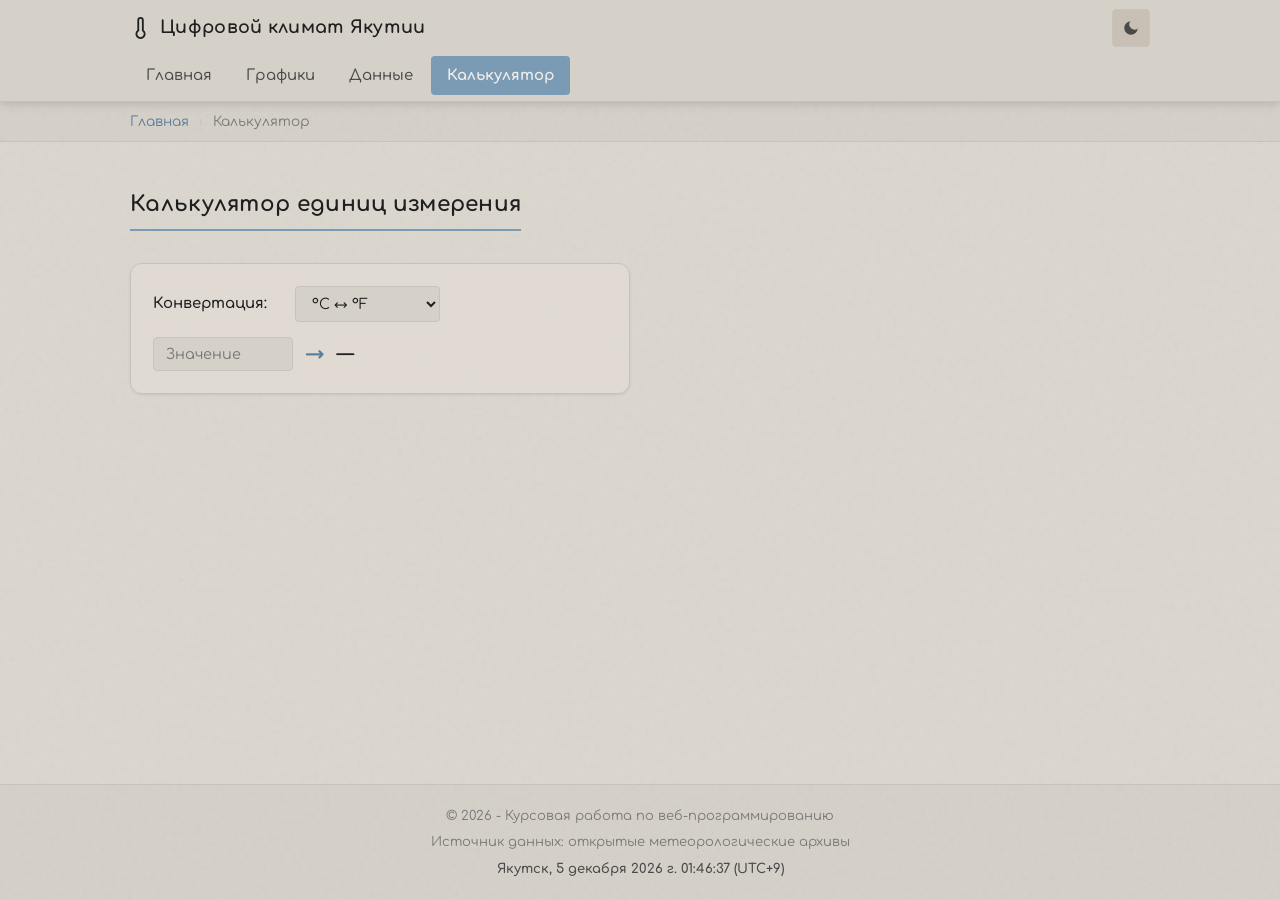
<file: pages/calculator.html>
<!DOCTYPE html>
<html lang="ru">
<head>
    <meta charset="UTF-8">
    <meta name="viewport" content="width=device-width, initial-scale=1.0">
    <title>Калькулятор - Цифровой климат Якутии</title>
    <link rel="icon" href="data:image/svg+xml,%3Csvg xmlns=%27http://www.w3.org/2000/svg%27 viewBox=%270 0 32 32%27%3E%3Crect width=%2732%27 height=%2732%27 rx=%276%27 fill=%27%237b9bb5%27/%3E%3Cpath d=%27M14 22V7a2.5 2.5 0 0 1 5 0v15a4 4 0 1 1-5 0z%27 fill=%27%23fff%27/%3E%3Ccircle cx=%2716.5%27 cy=%2722%27 r=%272.5%27 fill=%27%237b9bb5%27/%3E%3C/svg%3E">
    <link rel="preconnect" href="https://fonts.googleapis.com">
    <link rel="preconnect" href="https://fonts.gstatic.com" crossorigin>
    <link href="https://fonts.googleapis.com/css2?family=Comfortaa:wght@400;500;600;700&display=swap" rel="stylesheet">
    <link rel="stylesheet" href="../css/style.css">
</head>
<body>

    <header class="header">
        <div class="container">
            <div class="header__top">
                <a href="../index.html" class="logo">
                    <svg width="22" height="22" viewBox="0 0 24 24" fill="none" stroke="currentColor" stroke-width="2"><path d="M14 14.76V3.5a2.5 2.5 0 0 0-5 0v11.26a4.5 4.5 0 1 0 5 0z"/></svg>
                    Цифровой климат Якутии
                </a>
                <button class="theme-toggle" id="themeToggle" title="Тёмная тема" aria-label="Переключить тему">
                    <svg width="18" height="18" viewBox="0 0 24 24" fill="currentColor"><path d="M21 12.79A9 9 0 1 1 11.21 3 7 7 0 0 0 21 12.79z"/></svg>
                </button>
            </div>
            <nav class="nav">
                <ul class="nav__list">
                    <li><a href="../index.html" class="nav__link">Главная</a></li>
                    <li><a href="charts.html" class="nav__link">Графики</a></li>
                    <li><a href="table.html" class="nav__link">Данные</a></li>
                    <li><a href="calculator.html" class="nav__link nav__link--active">Калькулятор</a></li>
                </ul>
            </nav>
        </div>
    </header>
    <nav class="breadcrumbs"><div class="container"><a href="../index.html">Главная</a> <span>›</span> Калькулятор</div></nav>

    <main class="container">

        <section class="section reveal">
            <h2 class="section__title">Калькулятор единиц измерения</h2>
            <div class="calculator" style="margin-top:20px">
                <div class="calc__row">
                    <label class="calc__label">Конвертация:</label>
                    <select class="calc__select" id="conversionType">
                        <option value="temp">°C ↔ °F</option>
                        <option value="rain">мм ↔ дюймы</option>
                        <option value="wind">м/с ↔ км/ч</option>
                    </select>
                </div>
                <div class="calc__row">
                    <input type="number" class="calc__input" id="calcInput" placeholder="Значение" step="any">
                    <span class="calc__arrow">→</span>
                    <span class="calc__result" id="calcResult">—</span>
                </div>
            </div>
        </section>

    </main>

    <footer class="footer">
        <div class="container footer__inner">
            <p>&copy; 2026 - Курсовая работа по веб-программированию</p>
            <p>Источник данных: открытые метеорологические архивы</p>
            <p class="footer__clock" id="yakutskClock"></p>
        </div>
    </footer>

    <button class="back-to-top" id="backToTop" title="Наверх" aria-label="Наверх">↑</button>
<script src="../js/data.js"></script>
    <script src="../js/theme.js"></script>
    <script src="../js/calculator.js"></script>
</body>
</html>
</file>
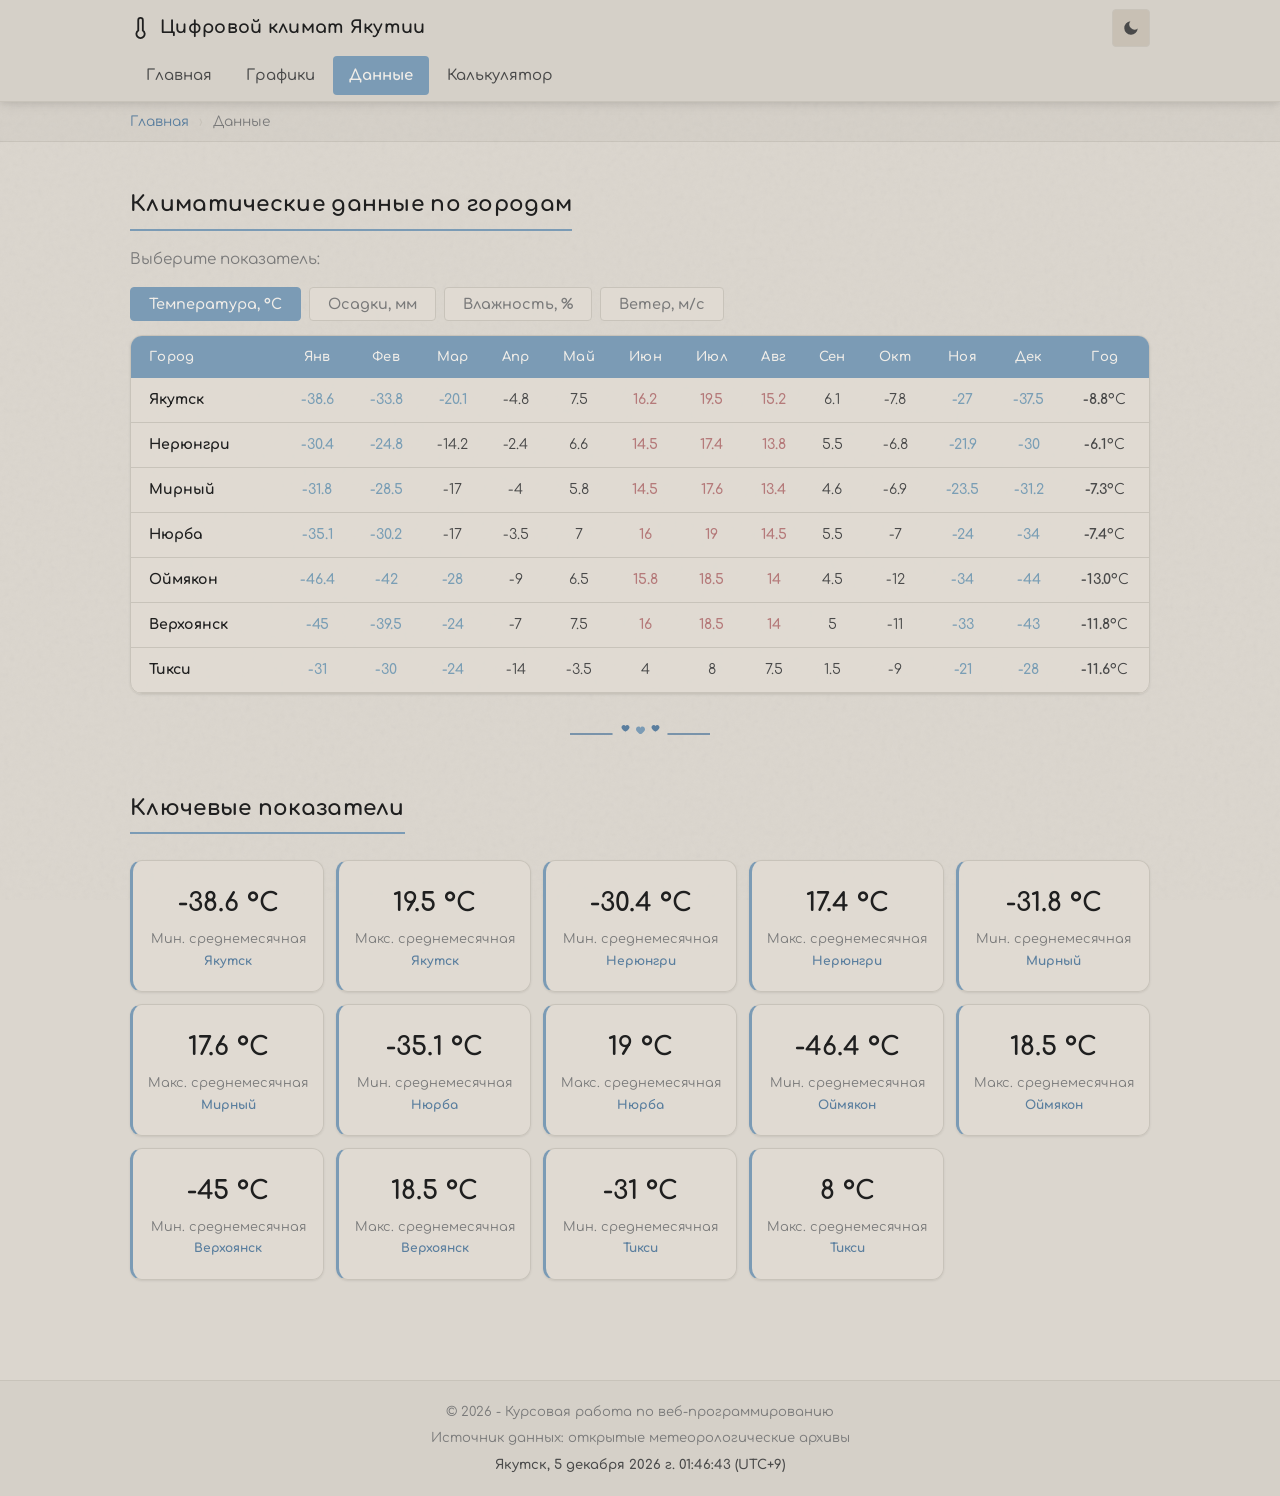
<file: pages/table.html>
<!DOCTYPE html>
<html lang="ru">
<head>
    <meta charset="UTF-8">
    <meta name="viewport" content="width=device-width, initial-scale=1.0">
    <title>Данные - Цифровой климат Якутии</title>
    <link rel="icon" href="data:image/svg+xml,%3Csvg xmlns=%27http://www.w3.org/2000/svg%27 viewBox=%270 0 32 32%27%3E%3Crect width=%2732%27 height=%2732%27 rx=%276%27 fill=%27%237b9bb5%27/%3E%3Cpath d=%27M14 22V7a2.5 2.5 0 0 1 5 0v15a4 4 0 1 1-5 0z%27 fill=%27%23fff%27/%3E%3Ccircle cx=%2716.5%27 cy=%2722%27 r=%272.5%27 fill=%27%237b9bb5%27/%3E%3C/svg%3E">
    <link rel="preconnect" href="https://fonts.googleapis.com">
    <link rel="preconnect" href="https://fonts.gstatic.com" crossorigin>
    <link href="https://fonts.googleapis.com/css2?family=Comfortaa:wght@400;500;600;700&display=swap" rel="stylesheet">
    <link rel="stylesheet" href="../css/style.css">
</head>
<body>

    <header class="header">
        <div class="container">
            <div class="header__top">
                <a href="../index.html" class="logo">
                    <svg width="22" height="22" viewBox="0 0 24 24" fill="none" stroke="currentColor" stroke-width="2"><path d="M14 14.76V3.5a2.5 2.5 0 0 0-5 0v11.26a4.5 4.5 0 1 0 5 0z"/></svg>
                    Цифровой климат Якутии
                </a>
                <button class="theme-toggle" id="themeToggle" title="Тёмная тема" aria-label="Переключить тему">
                    <svg width="18" height="18" viewBox="0 0 24 24" fill="currentColor"><path d="M21 12.79A9 9 0 1 1 11.21 3 7 7 0 0 0 21 12.79z"/></svg>
                </button>
            </div>
            <nav class="nav">
                <ul class="nav__list">
                    <li><a href="../index.html" class="nav__link">Главная</a></li>
                    <li><a href="charts.html" class="nav__link">Графики</a></li>
                    <li><a href="table.html" class="nav__link nav__link--active">Данные</a></li>
                    <li><a href="calculator.html" class="nav__link">Калькулятор</a></li>
                                    </ul>
            </nav>
        </div>
    </header>
    <nav class="breadcrumbs"><div class="container"><a href="../index.html">Главная</a> <span>›</span> Данные</div></nav>

    <main class="container">

        <section class="section reveal">
            <h2 class="section__title">Климатические данные по городам</h2>
            <p class="section__desc">Выберите показатель:</p>
            <div class="tabs" id="dataTabs">
                <button class="tab-btn tab-btn--active" data-mode="temp">Температура, °C</button>
                <button class="tab-btn" data-mode="rain">Осадки, мм</button>
                <button class="tab-btn" data-mode="humidity">Влажность, %</button>
                <button class="tab-btn" data-mode="wind">Ветер, м/с</button>
            </div>
            <div class="table-wrapper">
                <table class="climate-table" id="climateTable">
                    <thead>
                        <tr>
                            <th>Город</th>
                            <th>Янв</th><th>Фев</th><th>Мар</th><th>Апр</th>
                            <th>Май</th><th>Июн</th><th>Июл</th><th>Авг</th>
                            <th>Сен</th><th>Окт</th><th>Ноя</th><th>Дек</th>
                            <th>Год</th>
                        </tr>
                    </thead>
                    <tbody></tbody>
                </table>
            </div>
        </section>

        <hr>

        <section class="section reveal">
            <h2 class="section__title">Ключевые показатели</h2>
            <div class="stats" id="statsGrid"></div>
        </section>

    </main>

    <footer class="footer">
        <div class="container footer__inner">
            <p>&copy; 2026 - Курсовая работа по веб-программированию</p>
            <p>Источник данных: открытые метеорологические архивы</p>
            <p class="footer__clock" id="yakutskClock"></p>
        </div>
    </footer>

    <button class="back-to-top" id="backToTop" title="Наверх" aria-label="Наверх">↑</button>
<script src="../js/data.js"></script>
    <script src="../js/theme.js"></script>
    <script src="../js/table.js"></script>
</body>
</html>
</file>
<file: css/style.css>
/* ===== СБРОС ===== */
*, *::before, *::after {
    margin: 0; padding: 0; box-sizing: border-box;
}

/* ===== СКРОЛЛБАРЫ ===== */
::-webkit-scrollbar { width: 4px; height: 4px; }
::-webkit-scrollbar-track { background: transparent; }
::-webkit-scrollbar-thumb { background: #b5b0a6; border-radius: 2px; }
* { scrollbar-width: thin; scrollbar-color: #b5b0a6 transparent; }

/* ===== ПЕРЕМЕННЫЕ ===== */
:root,
[data-theme="light"] {
    --ink:        #1f1f1f;
    --ink-lt:     #4a4a4a;
    --ink-faint:  #7a7a7a;
    --warm:       #b0a090;
    --warm-lt:    #c8c0b5;
    --paper:      #dbd6ce;
    --paper-card: rgba(224, 219, 211, 0.90);
    --paper-solid:#d5d0c8;
    --accent:     #7b9bb5;
    --accent-dk:  #5a7e9e;
    --white:      #f0ede8;
    --border:     #c8c3ba;
    --hover:      #c8c0b4;
    --radius:     8px;
    --radius-lg:  12px;
    --shadow-sm:  0px 1px 3px rgba(0,0,0,0.06), 0px 1px 2px rgba(0,0,0,0.04);
    --shadow:     0px 2px 6px rgba(0,0,0,0.08), 0px 4px 12px rgba(0,0,0,0.05);
    --shadow-lg:  0px 4px 16px rgba(0,0,0,0.10), 0px 8px 24px rgba(0,0,0,0.06);
    --noise: url("data:image/svg+xml,%3Csvg viewBox='0 0 200 200' xmlns='http://www.w3.org/2000/svg'%3E%3Cfilter id='n'%3E%3CfeTurbulence type='fractalNoise' baseFrequency='0.8' numOctaves='4' stitchTiles='stitch'/%3E%3CfeColorMatrix type='saturate' values='0'/%3E%3C/filter%3E%3Crect width='100%25' height='100%25' filter='url(%23n)' opacity='0.06'/%3E%3C/svg%3E");
}

[data-theme="dark"] {
    --ink:        #d0ccc5;
    --ink-lt:     #a09890;
    --ink-faint:  #706860;
    --warm:       #8b8072;
    --warm-lt:    #6b6058;
    --paper:      #1a1816;
    --paper-card: rgba(28, 26, 24, 0.88);
    --paper-solid:#1c1a18;
    --accent:     #6b8da8;
    --accent-dk:  #8bacc4;
    --white:      #d0ccc5;
    --border:     #383430;
    --hover:      #2a2622;
    --shadow-sm:  0px 1px 3px rgba(0,0,0,0.25);
    --shadow:     0px 2px 6px rgba(0,0,0,0.35);
    --shadow-lg:  0px 4px 16px rgba(0,0,0,0.45);
    --noise: url("data:image/svg+xml,%3Csvg viewBox='0 0 200 200' xmlns='http://www.w3.org/2000/svg'%3E%3Cfilter id='n'%3E%3CfeTurbulence type='fractalNoise' baseFrequency='0.8' numOctaves='4' stitchTiles='stitch'/%3E%3CfeColorMatrix type='saturate' values='0'/%3E%3C/filter%3E%3Crect width='100%25' height='100%25' filter='url(%23n)' opacity='0.06'/%3E%3C/svg%3E");
}

/* ===== РАЗДЕЛИТЕЛЬ (HR) ===== */
hr {
    border: none;
    height: 24px;
    margin: 28px auto;
    width: 70%;
    background-image: url("data:image/svg+xml,%3Csvg xmlns='http://www.w3.org/2000/svg' viewBox='0 0 140 24' fill='none'%3E%3Cline x1='0' y1='12' x2='42' y2='12' stroke='%235a7e9e' stroke-width='1.5' stroke-linecap='round'/%3E%3Cline x1='98' y1='12' x2='140' y2='12' stroke='%235a7e9e' stroke-width='1.5' stroke-linecap='round'/%3E%3Cpath d='M55 9.5s-3.5-2-3.5-4.2c0-1.3 1-2.3 2.3-2.3.7 0 1.3.4 1.7 1 .4-.6 1-1 1.7-1 1.3 0 2.3 1 2.3 2.3 0 2.2-3.5 4.2-3.5 4.2z' fill='%235a7e9e'/%3E%3Cpath d='M70 12s-4-2.3-4-4.8c0-1.5 1.1-2.7 2.6-2.7.8 0 1.5.5 1.9 1.2.4-.7 1.1-1.2 1.9-1.2 1.5 0 2.6 1.2 2.6 2.7 0 2.5-4 4.8-4 4.8z' fill='%237b9bb5'/%3E%3Cpath d='M85 9.5s-3.5-2-3.5-4.2c0-1.3 1-2.3 2.3-2.3.7 0 1.3.4 1.7 1 .4-.6 1-1 1.7-1 1.3 0 2.3 1 2.3 2.3 0 2.2-3.5 4.2-3.5 4.2z' fill='%235a7e9e'/%3E%3C/svg%3E");
    background-repeat: no-repeat;
    background-position: center;
    background-size: contain;
    opacity: 1;
}

/* ===== БАЗА ===== */
body {
    font-family: 'Comfortaa', 'Segoe UI', system-ui, sans-serif;
    color: var(--ink-lt);
    background: var(--paper);
    line-height: 1.7;
    min-height: 100vh;
    display: flex;
    flex-direction: column;
    overflow-x: hidden;
    position: relative;
}

/* Шум бумаги */
body::after {
    content: "";
    position: fixed;
    inset: 0;
    pointer-events: none;
    z-index: 0;
    background-image: var(--noise);
}

.container {
    width: 100%;
    max-width: 1060px;
    margin: 0 auto;
    padding: 0 20px;
    position: relative;
    z-index: 1;
}

main.container {
    flex: 1;
    padding-bottom: 50px;
}

/* ===== ШАПКА ===== */
.header {
    background: var(--paper-solid);
    color: var(--ink);
    position: sticky;
    top: 0;
    z-index: 1000;
    box-shadow: var(--shadow);
    border-bottom: 1px solid var(--border);
}

.header__top {
    display: flex;
    justify-content: space-between;
    align-items: center;
    min-height: 56px;
    gap: 12px;
}

.logo {
    font-size: 1.1rem;
    font-weight: 700;
    color: var(--ink);
    text-decoration: none;
    letter-spacing: 0.3px;
    white-space: nowrap;
    display: flex;
    align-items: center;
    gap: 8px;
}

.logo svg { stroke: var(--ink); }

.nav { padding-bottom: 6px; }

.nav__list { list-style: none; display: flex; gap: 2px; }

.nav__link {
    display: block;
    padding: 7px 16px;
    color: var(--ink-lt);
    text-decoration: none;
    border-radius: 4px;
    font-weight: 500;
    font-size: 0.93rem;
    transition: background 0.2s, color 0.2s;
}

.nav__link:hover { background: var(--hover); color: var(--ink); }

.nav__link--active {
    background: var(--accent);
    color: var(--white);
    font-weight: 700;
}

/* ===== КНОПКА ТЕМЫ ===== */
.theme-toggle {
    background: var(--hover);
    border: 1px solid var(--border);
    color: var(--ink-lt);
    width: 38px; height: 38px;
    border-radius: 4px;
    cursor: pointer;
    display: flex;
    align-items: center; justify-content: center;
    transition: background 0.2s, color 0.2s;
    flex-shrink: 0;
}

.theme-toggle:hover { background: var(--border); color: var(--ink); }

/* ===== ХЛЕБНЫЕ КРОШКИ ===== */
.breadcrumbs {
    background: var(--paper-solid);
    border-bottom: 1px solid var(--border);
    padding: 8px 0;
    font-size: 0.85rem;
    color: var(--ink-faint);
}
.breadcrumbs a { color: var(--accent-dk); text-decoration: none; }
.breadcrumbs a:hover { color: var(--ink); }
.breadcrumbs span { margin: 0 6px; color: var(--border); }

/* ===== HERO С ФОТО + АКВАРЕЛЬ ===== */
.hero {
    position: relative;
    padding: 80px 0 80px;
    text-align: center;
    overflow: hidden;
    background: var(--paper-solid);
}

.hero__bg {
    position: absolute;
    inset: 0;
    background: url('../img/e539edbf-b8a5-4e58-8636-2df4e5df1539.jpeg') center/cover no-repeat;
    opacity: 0.7;
    z-index: 0;
    filter: saturate(0.5) contrast(0.85) brightness(1.1);
}

.hero__wash {
    position: absolute;
    inset: 0;
    z-index: 1;
    background:
        linear-gradient(160deg,
            rgba(180,170,155,0.35) 0%,
            transparent 40%,
            transparent 60%,
            rgba(200,190,175,0.30) 100%);
    mix-blend-mode: multiply;
    pointer-events: none;
}

.hero__wash::after {
    content: "";
    position: absolute;
    inset: 0;
    background-image: var(--noise);
    opacity: 0.6;
}

/* Мазок-переход снизу */
.hero::after {
    content: "";
    position: absolute;
    bottom: -2px; left: 0; right: 0;
    height: 120px;
    background: linear-gradient(to top, var(--paper) 0%, transparent 100%);
    z-index: 2;
}

.hero .container {
    position: relative;
    z-index: 3;
}

.hero__title {
    font-size: 2.1rem;
    font-weight: 700;
    color: var(--ink);
    margin-bottom: 10px;
    text-shadow: 0 1px 3px rgba(255,255,255,0.7), 0 0 0 rgba(0,0,0,0.2);
}

.hero__subtitle {
    font-size: 1.05rem;
    max-width: 600px;
    margin: 0 auto;
    color: var(--ink);
    line-height: 1.7;
    font-weight: 500;
    text-shadow: 0 1px 3px rgba(255,255,255,0.7);
}

/* ===== АНИМАЦИЯ ПРИ СКРОЛЛЕ ===== */
body { animation: fadeIn 0.35s ease; }
@keyframes fadeIn {
    from { opacity: 0; }
    to   { opacity: 1; }
}

.reveal {
    opacity: 0;
    transform: translateY(20px);
    transition: opacity 0.55s ease, transform 0.55s ease;
}
.reveal.visible {
    opacity: 1;
    transform: translateY(0);
}

/* ===== СЕКЦИИ ===== */
.section {
    margin-top: 44px;
}

.section__title {
    font-size: 1.35rem;
    font-weight: 700;
    color: var(--ink);
    margin-bottom: 12px;
    padding-bottom: 6px;
    border-bottom: 2px solid var(--accent);
    display: inline-block;
    letter-spacing: 0.3px;
}

.section__desc {
    color: var(--ink-faint);
    margin-top: 4px;
    font-size: 0.95rem;
}

/* ===== КАРТОЧКИ ОСОБЕННОСТЕЙ ===== */
.features {
    display: grid;
    grid-template-columns: repeat(auto-fit, minmax(220px, 1fr));
    gap: 16px;
    margin-top: 18px;
}

.feature-card {
    background: var(--paper-card);
    border-radius: var(--radius-lg);
    padding: 26px 20px;
    box-shadow: var(--shadow-sm);
    text-align: center;
    transition: transform 0.2s, box-shadow 0.2s;
    border: 1px solid var(--border);
    position: relative;
}

.feature-card:hover {
    transform: translateY(-2px);
    box-shadow: var(--shadow);
}

.feature-card__icon {
    margin-bottom: 10px;
    display: flex;
    justify-content: center;
    color: var(--accent-dk);
}

.feature-card__icon svg { width: 40px; height: 40px; }

.feature-card__title {
    font-size: 1rem;
    font-weight: 700;
    color: var(--ink);
    margin-bottom: 6px;
}

.feature-card p {
    font-size: 0.88rem;
    color: var(--ink-faint);
    line-height: 1.6;
}

/* ===== КЛИМАТИЧЕСКАЯ КАРТА ===== */
.map-wrapper {
    margin-top: 16px;
    border-radius: var(--radius-lg);
    overflow: hidden;
    box-shadow: var(--shadow);
    border: 1px solid var(--border);
}

.map-container {
    width: 100%;
    height: 400px;
    background: #e8e5df;
}

.map-tooltip {
    font-family: inherit !important;
    font-size: 0.85rem !important;
    font-weight: 600 !important;
    background: var(--paper-solid) !important;
    color: var(--ink) !important;
    border: 1px solid var(--border) !important;
    border-radius: 6px !important;
    padding: 4px 10px !important;
    box-shadow: var(--shadow-sm) !important;
}

.leaflet-popup-content-wrapper {
    border-radius: 8px !important;
    background: var(--paper-solid) !important;
    color: var(--ink-lt) !important;
    box-shadow: var(--shadow) !important;
    border: 1px solid var(--border) !important;
}

.leaflet-popup-tip { background: var(--paper-solid) !important; }

[data-theme="dark"] .leaflet-tile-pane {
    filter: invert(0.9) hue-rotate(180deg) brightness(0.85);
}

/* ===== ТАБЛИЦА ===== */
.tabs { display: flex; gap: 8px; margin: 14px 0; flex-wrap: wrap; }

.tab-btn {
    padding: 8px 18px;
    border: 1px solid var(--border);
    background: var(--paper-card);
    border-radius: 4px;
    cursor: pointer;
    font-size: 0.9rem;
    font-weight: 600;
    font-family: inherit;
    color: var(--ink-faint);
    transition: all 0.25s;
}

.tab-btn:hover {
    border-color: var(--accent);
    color: var(--ink);
    background: var(--hover);
}

.tab-btn--active {
    background: var(--accent);
    color: var(--white);
    border-color: var(--accent);
}

.table-wrapper {
    overflow-x: auto;
    border-radius: var(--radius-lg);
    box-shadow: var(--shadow-sm);
    background: var(--paper-card);
    border: 1px solid var(--border);
}

.climate-table {
    width: 100%;
    border-collapse: collapse;
    font-size: 0.88rem;
    white-space: nowrap;
}

.climate-table thead {
    background: var(--accent);
    color: var(--white);
}

.climate-table th {
    padding: 10px 8px;
    font-weight: 600;
    text-align: center;
    font-size: 0.82rem;
    letter-spacing: 0.3px;
}

.climate-table th:first-child { text-align: left; padding-left: 18px; min-width: 110px; }

.climate-table td {
    padding: 10px 8px;
    text-align: center;
    border-bottom: 1px solid var(--border);
    transition: background 0.2s;
}

.climate-table td:first-child {
    text-align: left;
    padding-left: 18px;
    font-weight: 700;
    color: var(--ink);
}

.climate-table tbody tr:hover { background: var(--hover); }

.cell-cold { color: #7a9eb5; font-weight: 600; }
.cell-hot  { color: #b57a7a; font-weight: 600; }

/* ===== СТАТИСТИКА ===== */
.stats {
    display: grid;
    grid-template-columns: repeat(auto-fit, minmax(180px, 1fr));
    gap: 12px;
    margin-top: 14px;
}

.stat-card {
    background: var(--paper-card);
    border-radius: var(--radius-lg);
    padding: 20px 14px;
    box-shadow: var(--shadow-sm);
    text-align: center;
    border: 1px solid var(--border);
    border-left: 3px solid var(--accent);
    transition: transform 0.2s;
}

.stat-card:hover { transform: translateY(-2px); }

.stat-card__value { font-size: 1.6rem; font-weight: 800; color: var(--ink); }
.stat-card__label { font-size: 0.8rem; color: var(--ink-faint); margin-top: 4px; }
.stat-card__city  { font-size: 0.76rem; color: var(--accent-dk); font-weight: 700; }

/* ===== РАЗДЕЛ С ФОТО В ОСНОВНОМ ===== */
.section-photo {
    margin-top: 30px;
    border-radius: var(--radius-lg);
    overflow: hidden;
    box-shadow: var(--shadow);
    border: 1px solid var(--border);
    background: var(--paper-solid);
}

.section-photo img {
    width: 100%;
    display: block;
    max-height: 380px;
    object-fit: cover;
}

/* ===== ПОДСНЕЖНИКИ ===== */
.gallery {
    display: grid;
    grid-template-columns: repeat(auto-fit, minmax(280px, 1fr));
    gap: 16px;
    margin-top: 18px;
}

.gallery__card {
    background: var(--paper-card);
    border-radius: var(--radius-lg);
    overflow: hidden;
    box-shadow: var(--shadow-sm);
    border: 1px solid var(--border);
    transition: transform 0.2s, box-shadow 0.2s;
}

.gallery__card:hover {
    transform: translateY(-2px);
    box-shadow: var(--shadow);
}

.gallery__card img {
    width: 100%;
    height: 220px;
    object-fit: cover;
    display: block;
}

.gallery__card p {
    padding: 14px 16px;
    font-size: 0.9rem;
    color: var(--ink-lt);
    line-height: 1.6;
}

/* ===== КАЛЬКУЛЯТОР ===== */
.calculator {
    background: var(--paper-card);
    border-radius: var(--radius-lg);
    padding: 22px;
    box-shadow: var(--shadow-sm);
    border: 1px solid var(--border);
    margin-top: 14px;
    max-width: 500px;
}

.calc__row { display: flex; align-items: center; gap: 12px; flex-wrap: wrap; }
.calc__row + .calc__row { margin-top: 14px; }

.calc__label {
    font-weight: 600;
    font-size: 0.93rem;
    color: var(--ink);
    min-width: 130px;
}

.calc__select, .calc__input {
    padding: 8px 12px;
    border-radius: 4px;
    border: 1px solid var(--border);
    background: var(--paper-solid);
    color: var(--ink);
    font-family: inherit;
    font-size: 0.9rem;
    outline: none;
    transition: border-color 0.2s;
}

.calc__select:focus, .calc__input:focus { border-color: var(--accent); }

.calc__input { width: 140px; }

.calc__arrow {
    font-size: 1.3rem;
    color: var(--accent-dk);
    font-weight: 700;
}

.calc__result {
    font-size: 1.1rem;
    font-weight: 700;
    color: var(--ink);
    min-width: 100px;
}

/* ===== ГРАФИКИ ===== */
.chart-controls {
    background: var(--paper-card);
    border-radius: var(--radius-lg);
    padding: 18px 20px;
    box-shadow: var(--shadow-sm);
    border: 1px solid var(--border);
}

.chart-controls__label {
    font-weight: 700;
    display: block;
    margin-bottom: 10px;
    color: var(--ink);
}

.checkbox-group { display: flex; flex-wrap: wrap; gap: 10px; }

.chip {
    display: inline-flex; align-items: center; gap: 4px;
    padding: 7px 16px;
    border: 1.5px solid;
    border-radius: 10px;
    cursor: pointer; font-weight: 600; font-size: 0.9rem;
    user-select: none;
    transition: all 0.2s;
}
.chip:hover { opacity: 0.8; }
.chip--active { font-weight: 700; }

.chart-container {
    background: var(--paper-card);
    border-radius: var(--radius-lg);
    padding: 16px;
    box-shadow: var(--shadow-sm);
    margin-top: 14px;
    border: 1px solid var(--border);
    width: 100%;
    min-height: 300px;
}

.chart-container canvas { width: 100% !important; max-height: 300px; }

/* ===== ФУТЕР ===== */
.footer {
    background: var(--paper-solid);
    color: var(--ink-faint);
    text-align: center;
    padding: 20px 0;
    margin-top: 50px;
    font-size: 0.82rem;
    border-top: 1px solid var(--border);
}

.footer__inner p + p { margin-top: 4px; }

.footer__clock { margin-top: 6px; font-weight: 600; color: var(--ink-lt); }

/* ===== КНОПКА «НАВЕРХ» ===== */
.back-to-top {
    position: fixed;
    bottom: 24px; right: 24px;
    z-index: 9999;
    width: 44px; height: 44px;
    border-radius: 50%;
    border: 1.5px solid var(--border);
    background: var(--paper-card);
    color: var(--ink);
    font-size: 1.2rem;
    cursor: pointer;
    opacity: 0;
    transform: translateY(10px);
    pointer-events: none;
    transition: opacity 0.3s, transform 0.3s;
    backdrop-filter: blur(6px);
}
.back-to-top--visible {
    opacity: 1;
    transform: translateY(0);
    pointer-events: auto;
}
.back-to-top:hover { background: var(--hover); border-color: var(--accent); }

/* ===== АДАПТИВ ===== */
@media (max-width: 768px) {
    .hero { padding: 45px 0 45px; }
    .hero__title { font-size: 1.5rem; }
    .header { position: static; }
    .header__top { min-height: 50px; }
    .logo { font-size: 0.95rem; }
    .nav { padding-bottom: 8px; }
    .section__title { font-size: 1.2rem; }
    .stats { grid-template-columns: 1fr 1fr; }
    .features { grid-template-columns: 1fr; }
    .gallery { grid-template-columns: 1fr; }
    .map-container { height: 280px; }
    .section-photo img { max-height: 240px; }
}

@media (max-width: 480px) {
    .stats { grid-template-columns: 1fr; }
    .climate-table { font-size: 0.72rem; }
    .tab-btn { padding: 6px 12px; font-size: 0.8rem; }
    .logo { font-size: 0.85rem; }
    .map-container { height: 220px; }
    .calculator { max-width: 100%; }
}

/* ===== РЕКОМЕНДАТЕЛЬ ===== */
.recommend-panel {
    background: var(--paper-card);
    border-radius: var(--radius-lg);
    padding: 28px 24px;
    box-shadow: var(--shadow-sm);
    border: 1px solid var(--border);
    margin-top: 10px;
}

.rec-slider { margin-bottom: 22px; }
.rec-slider:last-child { margin-bottom: 0; }
.rec-slider__header { display: flex; justify-content: space-between; align-items: center; margin-bottom: 6px; }
.rec-slider__label { font-weight: 700; color: var(--ink); font-size: 0.95rem; }
.rec-slider__val {
    background: var(--accent); color: #fff;
    width: 32px; height: 26px; border-radius: 6px;
    display: flex; align-items: center; justify-content: center;
    font-weight: 700; font-size: 0.9rem;
}
.rec-slider__hint { font-size: 0.8rem; color: var(--ink-faint); margin-top: 4px; }

.rec-range {
    -webkit-appearance: none; appearance: none;
    width: 100%; height: 6px;
    border-radius: 3px;
    background: var(--border);
    outline: none;
}
.rec-range::-webkit-slider-thumb {
    -webkit-appearance: none;
    width: 22px; height: 22px;
    border-radius: 50%;
    background: var(--accent);
    cursor: pointer;
    border: 2px solid var(--paper-solid);
    box-shadow: var(--shadow-sm);
}
.rec-range::-moz-range-thumb {
    width: 22px; height: 22px;
    border-radius: 50%;
    background: var(--accent);
    cursor: pointer;
    border: 2px solid var(--paper-solid);
}

.rec-result {
    background: var(--paper-card);
    border-radius: var(--radius-lg);
    padding: 32px 24px;
    box-shadow: var(--shadow);
    border: 1px solid var(--border);
    text-align: center;
    min-height: 140px;
    transition: all 0.3s ease;
}
.rec-result__month {
    font-size: 1.8rem;
    font-weight: 700;
    color: var(--ink);
    margin-bottom: 8px;
    display: flex; align-items: center; justify-content: center; gap: 10px;
}
.rec-badge {
    font-size: 0.75rem;
    font-weight: 700;
    padding: 3px 10px;
    border-radius: 20px;
    text-transform: uppercase;
    letter-spacing: 0.5px;
}
.rec-badge--зима { background: #c8dae8; color: #3a5a78; }
.rec-badge--весна { background: #d4e0d0; color: #4a6b3a; }
.rec-badge--лето { background: #fce4c8; color: #8b5a2b; }
.rec-badge--осень { background: #f0e0d0; color: #7a5020; }
.rec-result__temp {
    font-size: 1.1rem;
    font-weight: 600;
    color: var(--accent-dk);
    margin-bottom: 12px;
}
.rec-result__desc {
    font-size: 0.95rem;
    color: var(--ink-lt);
    line-height: 1.7;
    max-width: 600px;
    margin: 0 auto;
}

/* ===== СТИЛИ ДЛЯ ПЕЧАТИ ===== */
@media print {
    .header, .hero, .footer, .back-to-top, .nav,
    .theme-toggle, .tabs, .map-wrapper, .calculator,
    .gallery, .section-photo { display: none !important; }

    body { background: #fff; color: #000; font-size: 12pt; animation: none; }
    body::after { display: none; }

    .container { max-width: 100%; padding: 0; }
    .section { margin-top: 18px; page-break-inside: avoid; animation: none; opacity: 1; transform: none; }
    .section__title { border-bottom-color: #000; font-size: 14pt; }
    .section__title::before { display: none; }
    .section__desc { font-size: 11pt; }

    .climate-table { font-size: 9pt; border: 1px solid #000; }
    .climate-table thead { background: #ddd; color: #000; }
    .climate-table th, .climate-table td { border: 1px solid #999; padding: 4px 6px; }
    .cell-cold { color: #256; }
    .cell-hot { color: #822; }

    .stat-card { border: 1px solid #999; box-shadow: none; background: #fff; }
    .stat-card__value { font-size: 1.2em; }

    .feature-card { border: 1px solid #ccc; box-shadow: none; background: #fff; }
    .feature-card__icon svg { stroke: #000; }

    .chart-container { border: 1px solid #999; box-shadow: none; min-height: 250px; page-break-inside: avoid; }
    .chart-container canvas { max-height: 250px !important; }

    hr { opacity: 0.5; }
    .chip { border: 1px solid #000; color: #000; background: #fff !important; }
}
</file>
